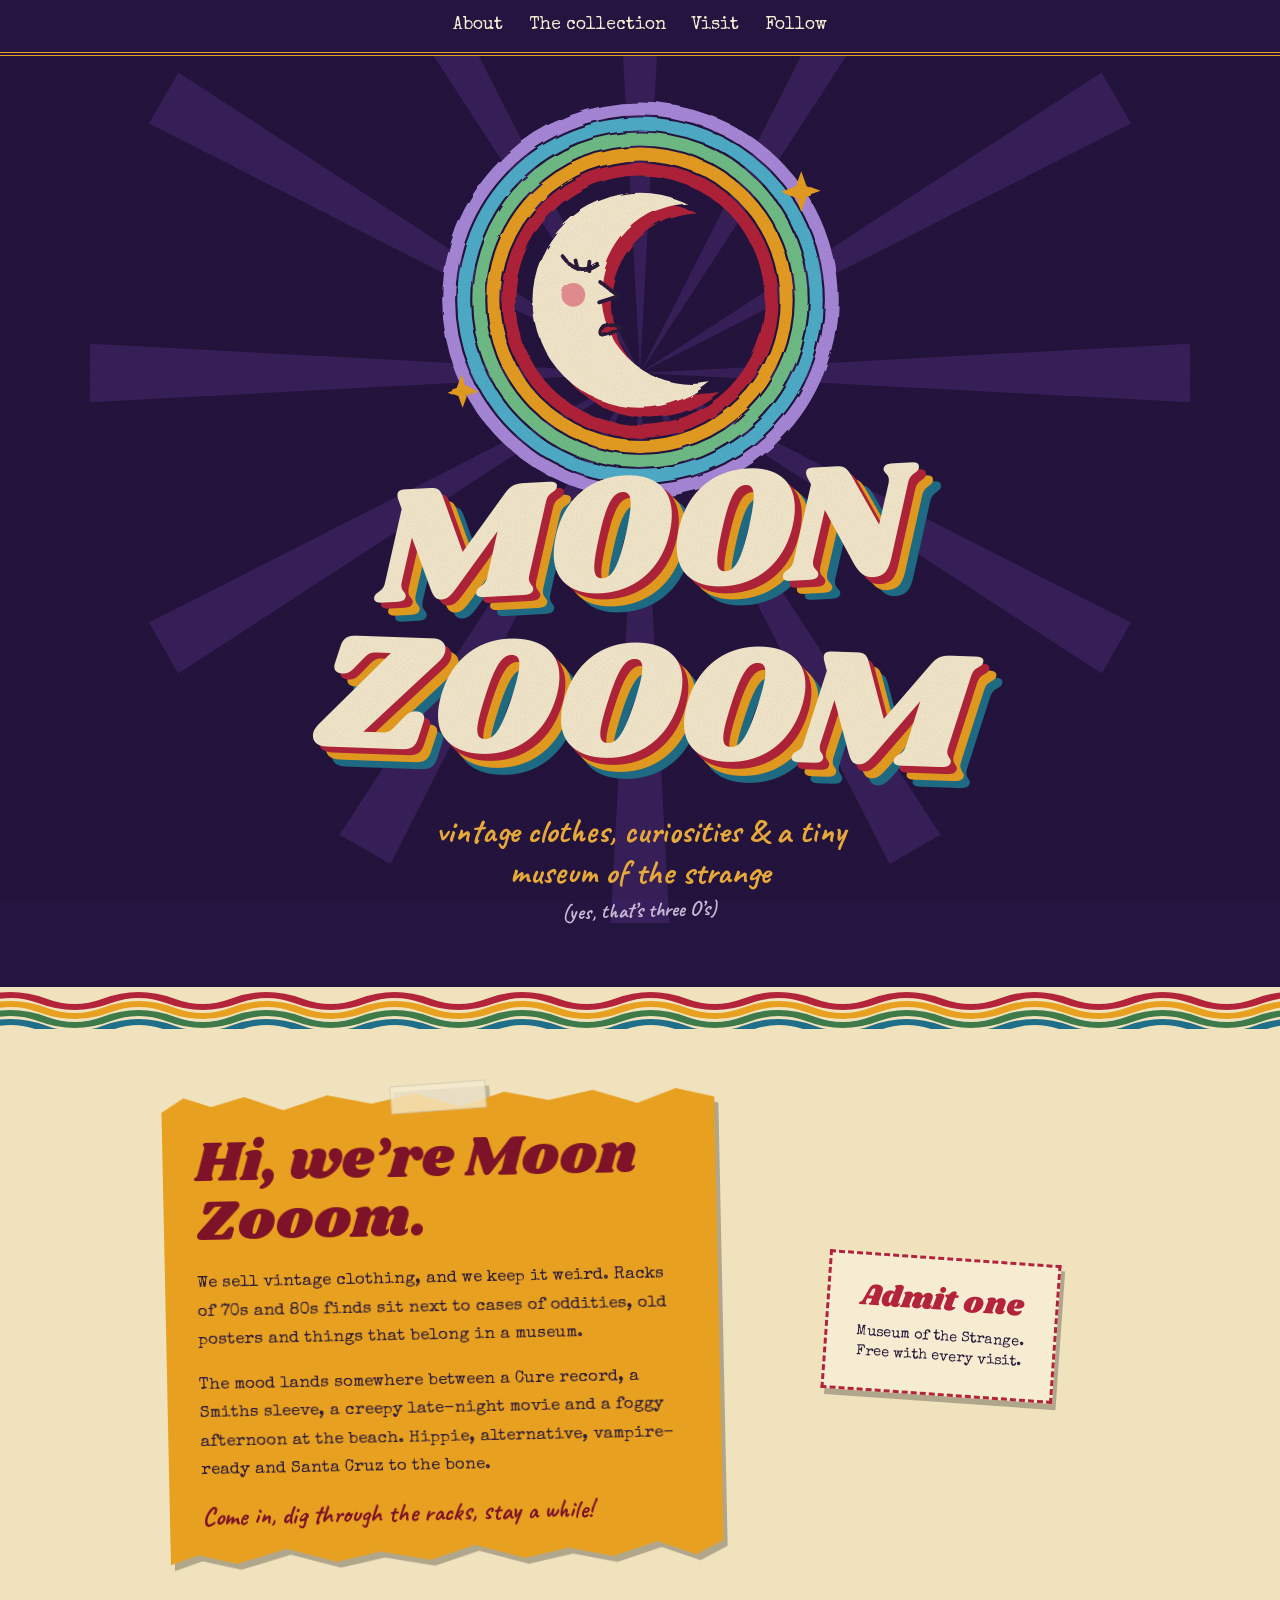
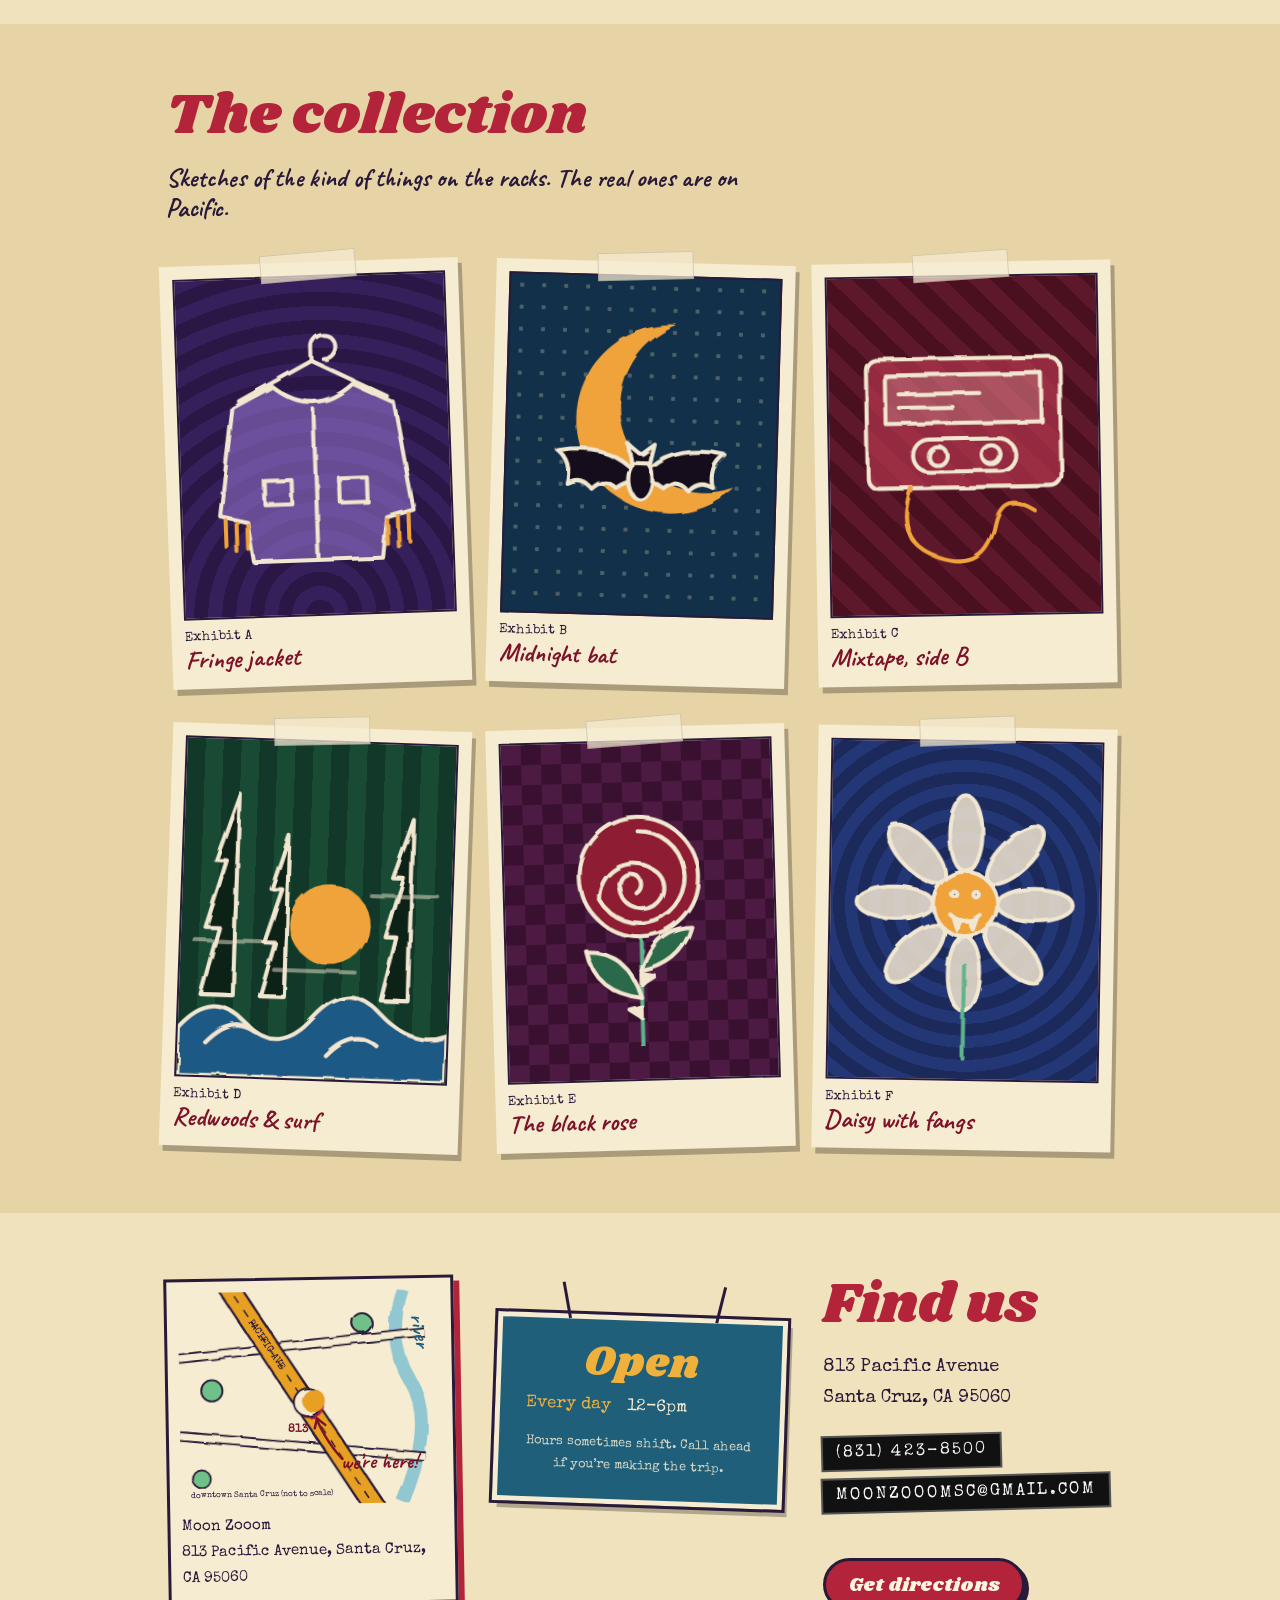
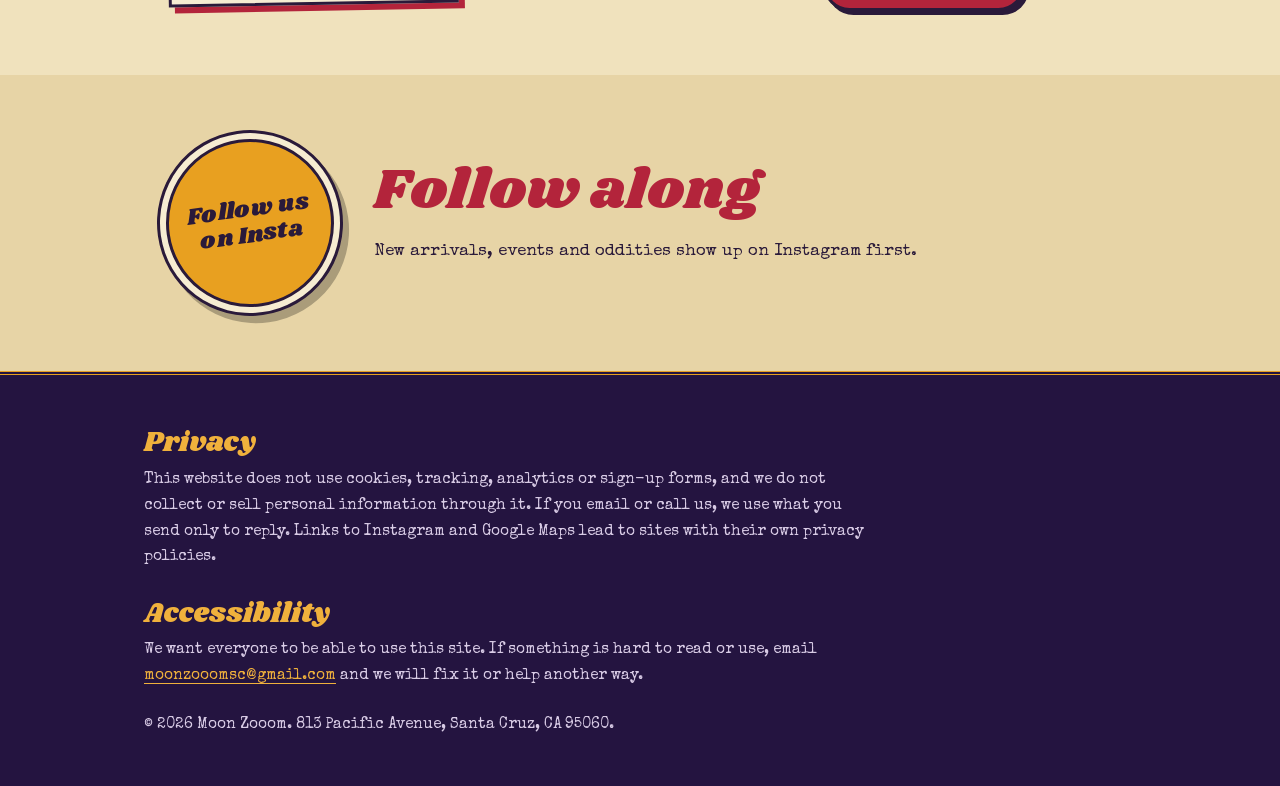
<file: index.html>
<!DOCTYPE html>
<html lang="en">
<head>
<meta charset="utf-8">
<meta name="viewport" content="width=device-width, initial-scale=1, viewport-fit=cover">
<title>MOON ZOOOM – Vintage Clothing, 813 Pacific Ave, Santa Cruz</title>
<meta name="description" content="Moon Zooom is a vintage clothing store and tiny museum of the strange at 813 Pacific Avenue in downtown Santa Cruz, California.">
<meta name="theme-color" content="#241440">
<meta property="og:title" content="MOON ZOOOM">
<meta property="og:description" content="Vintage clothes, curiosities, and a tiny museum of the strange at 813 Pacific Avenue, Santa Cruz.">
<meta property="og:type" content="website">
<meta property="og:locale" content="en_US">
<meta property="og:url" content="https://moon-zooom.vercel.app/">
<link rel="canonical" href="https://moon-zooom.vercel.app/">
<link rel="icon" href="/favicon.svg" type="image/svg+xml">
<link rel="stylesheet" href="/css/styles.css">
<script type="application/ld+json">
{
  "@context": "https://schema.org",
  "@type": "ClothingStore",
  "name": "Moon Zooom",
  "url": "https://moon-zooom.vercel.app/",
  "description": "Vintage clothing store and tiny museum of the strange in downtown Santa Cruz.",
  "telephone": "+1-831-423-8500",
  "email": "moonzooomsc@gmail.com",
  "address": {
    "@type": "PostalAddress",
    "streetAddress": "813 Pacific Avenue",
    "addressLocality": "Santa Cruz",
    "addressRegion": "CA",
    "postalCode": "95060",
    "addressCountry": "US"
  },
  "openingHours": "Mo-Su 12:00-18:00",
  "sameAs": "https://www.instagram.com/moonzooomsc/"
}
</script>
</head>
<body>
<svg width="0" height="0" style="position:absolute" aria-hidden="true" focusable="false"><filter id="wob" x="-5%" y="-5%" width="110%" height="110%"><feTurbulence type="fractalNoise" baseFrequency=".035" numOctaves="2" seed="4" result="n"/><feDisplacementMap in="SourceGraphic" in2="n" scale="5"/></filter><path id="w" d="M-10 10q15-12 30 0t30 0t30 0t30 0t30 0t30 0t30 0t30 0t30 0t30 0t30 0t30 0t30 0t30 0t30 0t30 0t30 0t30 0t30 0t30 0t30 0" fill="none" stroke-width="6"/></svg>
<a class="skip" href="#main">Skip to content</a>
<nav aria-label="Main"><a href="#about">About</a><a href="#collection">The collection</a><a href="#visit">Visit</a><a href="#follow">Follow</a></nav>

<header class="hero">
  <svg class="burst" viewBox="-300 -300 600 600" aria-hidden="true"><defs><path id="r" d="M0 0L-16 -300L16 -300Z"/></defs><g fill="#4a2a73"><use href="#r"/><use href="#r" transform="rotate(30)"/><use href="#r" transform="rotate(60)"/><use href="#r" transform="rotate(90)"/><use href="#r" transform="rotate(120)"/><use href="#r" transform="rotate(150)"/><use href="#r" transform="rotate(180)"/><use href="#r" transform="rotate(210)"/><use href="#r" transform="rotate(240)"/><use href="#r" transform="rotate(270)"/><use href="#r" transform="rotate(300)"/><use href="#r" transform="rotate(330)"/></g></svg>
  <svg class="moon" viewBox="-200 -190 400 380" role="img" aria-label="A smiling crescent moon face with a rainbow halo and stars">
    <defs><mask id="cm" maskUnits="userSpaceOnUse" x="-150" y="-150" width="300" height="300"><rect x="-150" y="-150" width="300" height="300" fill="#fff"/><circle cx="48" cy="-6" r="84" fill="#000"/></mask><g id="cres"><circle r="100" mask="url(#cm)"/></g></defs>
    <g filter="url(#wob)">
      <g fill="none" stroke-width="12"><circle r="122" style="stroke:#b3243b"/><circle r="136" style="stroke:#e8a020"/><circle r="150" style="stroke:#6fc08a"/><circle r="164" style="stroke:#4fb0cf"/><circle r="178" style="stroke:#a98ae0"/></g>
      <use href="#cres" fill="#b3243b" x="9" y="9"/><use href="#cres" fill="#f6ecd2"/>
      <g fill="none" stroke="#2a1a3a" stroke-width="3.5" stroke-linecap="round" stroke-linejoin="round"><path d="M-66 -34q12 10 26 0M-68 -36l-5 -6M-58 -29l-2 -8M-48 -28l1 -8"/><path d="M-38 -18l18 14-18 6" fill="#f6ecd2"/><path d="M-34 24q10 -4 16 1q-8 6 -16 8q-6 -2 0 -9z" fill="#b3243b"/></g>
      <circle cx="-62" cy="-5" r="11" fill="#e0566f" opacity=".6"/>
      <g fill="#e8a020"><path d="M150 -120l5 14 14 5-14 5-5 14-5-14-14-5 14-5z"/><path d="M-165 70l4 11 11 4-11 4-4 11-4-11-11-4 11-4z"/></g>
    </g>
  </svg>
  <h1><span>MOON</span><span>ZOOOM</span></h1>
  <p class="tag hand">vintage clothes, curiosities &amp; a tiny museum of the strange</p>
  <span class="aside hand">(yes, that’s three O’s)</span>
</header>
<svg class="wave" viewBox="0 0 600 42" preserveAspectRatio="none" aria-hidden="true"><use href="#w" y="4" style="stroke:var(--red)"/><use href="#w" y="13" style="stroke:var(--mus)"/><use href="#w" y="22" style="stroke:var(--grn)"/><use href="#w" y="31" style="stroke:var(--teal)"/></svg>

<main id="main">
<section class="wrap about" id="about">
  <div class="note"><div class="paper">
    <h2>Hi, we’re Moon Zooom.</h2>
    <p>We sell vintage clothing, and we keep it weird. Racks of 70s and 80s finds sit next to cases of oddities, old posters and things that belong in a museum.</p>
    <p>The mood lands somewhere between a Cure record, a Smiths sleeve, a creepy late-night movie and a foggy afternoon at the beach. Hippie, alternative, vampire-ready and Santa Cruz to the bone.</p>
    <p class="hand">Come in, dig through the racks, stay a while!</p>
  </div></div>
  <aside class="ticket"><b>Admit one</b><small>Museum of the Strange.<br>Free with every visit.</small></aside>
</section>

<div class="band"><section class="wrap" id="collection">
  <h2>The collection</h2>
  <p class="lede hand">Sketches of the kind of things on the racks. The real ones are on Pacific.</p>
  <div class="grid">
    <figure class="pol" style="--r:-2deg"><div class="art" style="background:repeating-radial-gradient(circle at 50% 100%,#2a1745 0 14px,#35205c 14px 28px)"><svg viewBox="0 0 200 250" role="img" aria-label="Drawing of a fringed vintage jacket on a hanger" fill="none" stroke="#f1e6d0" stroke-width="3" stroke-linejoin="round" stroke-linecap="round"><path d="M100 62v-10a9 9 0 1 1 9 9"/><path d="M100 62L45 90M100 62l55 28"/><path d="M70 80L40 95 28 175l20 5 4 30h96l4-30 20-5-12-80-30-15q-30 25-60 0z" fill="#9b78d4" fill-opacity=".55"/><path d="M100 98v112M62 150h20v18H62zM118 150h20v18h-20z"/><path d="M32 178v20M40 180v22M48 182v18M152 182v18M160 180v22M168 178v20" stroke="#f0a23b"/></svg></div><figcaption>Exhibit A<b>Fringe jacket</b></figcaption></figure>
    <figure class="pol" style="--r:1.6deg"><div class="art" style="background:radial-gradient(#f3e3b844 2px,transparent 2.5px) 0 0/22px 22px,#12304a"><svg viewBox="0 0 200 250" role="img" aria-label="Drawing of a bat flying in front of a crescent moon" fill="none" stroke="#f1e6d0" stroke-width="3" stroke-linejoin="round"><path d="M125 35a70 70 0 1 0 45 120a56 56 0 0 1-45-120z" fill="#f0a23b" stroke="none"/><g fill="#150f1c"><path d="M100 150q-20-28-62-20q12 9 8 25q10-6 18 3q9-9 18-1q8-6 18-7zM100 150q20-28 62-20q-12 9-8 25q-10-6-18 3q-9-9-18-1q-8-6-18-7z"/><ellipse cx="100" cy="150" rx="9" ry="15"/><path d="M93 138l-3-14 9 7h2l9-7-3 14z"/></g></svg></div><figcaption>Exhibit B<b>Midnight bat</b></figcaption></figure>
    <figure class="pol" style="--r:-1deg"><div class="art" style="background:repeating-linear-gradient(45deg,#4a1020 0 16px,#5e182b 16px 32px)"><svg viewBox="0 0 200 250" role="img" aria-label="Drawing of a cassette mixtape with tape unspooling" fill="none" stroke="#f1e6d0" stroke-width="3" stroke-linejoin="round" stroke-linecap="round"><rect x="28" y="60" width="144" height="96" rx="8" fill="#d0405a" fill-opacity=".55"/><rect x="42" y="72" width="116" height="36" fill="#f1e6d0" fill-opacity=".2"/><path d="M52 86h60M52 96h40"/><rect x="62" y="120" width="76" height="24" rx="12"/><circle cx="80" cy="132" r="7"/><circle cx="120" cy="132" r="7"/><path d="M60 156q-14 40 20 52t42-24q6-26 30-10" stroke="#f0a23b"/></svg></div><figcaption>Exhibit C<b>Mixtape, side B</b></figcaption></figure>
    <figure class="pol" style="--r:2deg"><div class="art" style="background:repeating-linear-gradient(90deg,#12382a 0 18px,#184a34 18px 36px)"><svg viewBox="0 0 200 250" role="img" aria-label="Drawing of redwood trees above an ocean wave with a low sun" fill="none" stroke="#f1e6d0" stroke-width="3" stroke-linejoin="round" stroke-linecap="round"><circle cx="110" cy="135" r="30" fill="#f0a23b" stroke="none"/><path d="M40 190V40l-16 50h8l-14 50h10l-12 50zM78 190V70l-12 40h8l-12 40h8l-10 40z" fill="#0a2019"/><path d="M170 190V55l-14 44h8l-12 44h8l-10 47z" fill="#0a2019"/><path d="M10 150h50M140 112h50M70 170h60" opacity=".5"/><path d="M0 215q25-30 50-5t50-5 50-5 50 15V250H0z" fill="#1f5a85"/><path d="M20 225q20-22 38-8M110 232q20-22 38-8"/></svg></div><figcaption>Exhibit D<b>Redwoods &amp; surf</b></figcaption></figure>
    <figure class="pol" style="--r:-1.6deg"><div class="art" style="background:conic-gradient(#3a1030 25%,#4c1a42 0 50%,#3a1030 0 75%,#4c1a42 0) 0 0/40px 40px"><svg viewBox="0 0 200 250" role="img" aria-label="Drawing of a red rose with thorns and leaves" fill="none" stroke="#f1e6d0" stroke-width="3" stroke-linejoin="round" stroke-linecap="round"><path d="M100 140V225" stroke="#5fb58a"/><path d="M100 190q-35-5-40-35 30 0 40 35zM100 170q30-5 38-32-28 0-38 32z" fill="#2c6a4c"/><path d="M100 205l-9-6 9-2zM100 180l10-6-10-2z" fill="#f1e6d0"/><circle cx="100" cy="100" r="44" fill="#8e1b32"/><path d="M100 66a34 34 0 1 1-30 50a26 26 0 0 1 40-22a16 16 0 1 1-24 14a8 8 0 1 1 12 4"/></svg></div><figcaption>Exhibit E<b>The black rose</b></figcaption></figure>
    <figure class="pol" style="--r:1deg"><div class="art" style="background:repeating-radial-gradient(circle at 50% 48%,#1b2a5a 0 12px,#233675 12px 24px)"><svg viewBox="0 0 200 250" role="img" aria-label="Drawing of a daisy with a smiling face and small fangs" fill="none" stroke="#f1e6d0" stroke-width="3" stroke-linejoin="round" stroke-linecap="round"><defs><ellipse id="p" cx="100" cy="68" rx="12" ry="28" fill="#f1e6d0" fill-opacity=".85"/></defs><use href="#p"/><use href="#p" transform="rotate(45 100 120)"/><use href="#p" transform="rotate(90 100 120)"/><use href="#p" transform="rotate(135 100 120)"/><use href="#p" transform="rotate(180 100 120)"/><use href="#p" transform="rotate(225 100 120)"/><use href="#p" transform="rotate(270 100 120)"/><use href="#p" transform="rotate(315 100 120)"/><circle cx="100" cy="120" r="24" fill="#f0a23b"/><path d="M89 128q11 9 22 0"/><path d="M91 130l3 9 3-7M109 130l-3 9-3-7" fill="#f1e6d0"/><circle cx="92" cy="113" r="2" fill="#150f1c"/><circle cx="108" cy="113" r="2" fill="#150f1c"/><path d="M100 165v70" stroke="#5fb58a"/></svg></div><figcaption>Exhibit F<b>Daisy with fangs</b></figcaption></figure>
  </div>
</section></div>

<section class="wrap" id="visit">
  <div class="visit">
    <div class="mapcard">
      <svg viewBox="0 0 320 260" role="img" aria-label="Hand-drawn map of Pacific Avenue with a crescent moon marking 813">
        <g filter="url(#wob)">
          <rect width="320" height="260" fill="#f6ecd2"/>
          <path d="M275 0q-22 60 8 112t-12 148" stroke="#4fb0cf" stroke-width="16" fill="none" opacity=".6"/>
          <path d="M0 80L300 52M0 175L300 205" stroke="#2a1a3a" stroke-width="13" fill="none"/><path d="M0 80L300 52M0 175L300 205" stroke="#f6ecd2" stroke-width="8" fill="none"/>
          <path d="M60 -10L240 270" stroke="#2a1a3a" stroke-width="28" fill="none"/><path d="M60 -10L240 270" stroke="#e8a020" stroke-width="22" fill="none"/><path d="M60 -10L240 270" stroke="#2a1a3a" stroke-width="2" stroke-dasharray="10 9" fill="none"/>
          <g fill="#6fc08a" stroke="#2a1a3a" stroke-width="2.5"><circle cx="40" cy="120" r="13"/><circle cx="26" cy="228" r="11"/><circle cx="225" cy="40" r="12"/></g>
          <g transform="translate(157 136)"><circle r="17" fill="#b3243b" cx="3" cy="3"/><circle r="17" fill="#f6ecd2" stroke="#2a1a3a" stroke-width="2.5"/><circle cx="7" cy="-2" r="14" fill="#e8a020"/></g>
        </g>
        <text transform="translate(86 36) rotate(57)" font-size="12" fill="#2a1a3a">PACIFIC AVE</text>
        <text x="132" y="172" font-size="14" fill="#7d1228" font-weight="bold">813</text>
        <text class="hand" x="196" y="218" font-size="25" fill="#7d1228">we’re here!</text>
        <path d="M198 206q-18-20-30-48" stroke="#7d1228" stroke-width="3" fill="none" stroke-linecap="round"/><path d="M165 168l3-12 10 8" stroke="#7d1228" stroke-width="3" fill="none" stroke-linecap="round"/>
        <text class="hand" x="284" y="32" font-size="18" fill="#1f5f7a" transform="rotate(80 284 32)">river</text>
        <text x="12" y="250" font-size="10" fill="#2a1a3a">downtown Santa Cruz (not to scale)</text>
      </svg>
      <p>Moon Zooom<br>813 Pacific Avenue, Santa Cruz, CA 95060</p>
    </div>
    <div>
      <div class="sign"><b>Open</b><dl><dt>Every day</dt><dd>12–6pm</dd></dl><small>Hours sometimes shift. Call ahead if you’re making the trip.</small></div>
    </div>
    <div>
      <h2>Find us</h2>
      <address>813 Pacific Avenue<br>Santa Cruz, CA 95060</address>
      <div class="dymo"><a href="tel:+18314238500">(831) 423-8500</a><br><a href="mailto:moonzooomsc@gmail.com">MOONZOOOMSC@GMAIL.COM</a></div><br>
      <a class="btn" href="https://www.google.com/maps/search/?api=1&amp;query=813+Pacific+Avenue+Santa+Cruz+CA+95060" rel="noopener noreferrer">Get directions</a>
    </div>
  </div>
</section>

<div class="band"><section class="wrap follow" id="follow">
  <a class="sticker" href="https://www.instagram.com/moonzooomsc/" rel="noopener noreferrer">Follow us on Insta</a>
  <div><h2>Follow along</h2><p>New arrivals, events and oddities show up on Instagram first.</p></div>
</section></div>
</main>

<footer>
  <div class="in">
    <div><h3>Privacy</h3><p>This website does not use cookies, tracking, analytics or sign-up forms, and we do not collect or sell personal information through it. If you email or call us, we use what you send only to reply. Links to Instagram and Google Maps lead to sites with their own privacy policies.</p></div>
    <div><h3>Accessibility</h3><p>We want everyone to be able to use this site. If something is hard to read or use, email <a href="mailto:moonzooomsc@gmail.com">moonzooomsc@gmail.com</a> and we will fix it or help another way.</p></div>
    <p>© 2026 Moon Zooom. 813 Pacific Avenue, Santa Cruz, CA 95060.</p>
  </div>
</footer>
</body>
</html>
</file>
<file: css/styles.css>
@font-face {
  font-family: "Caveat";
  font-style: normal;
  font-weight: 700;
  font-display: swap;
  src: url("../fonts/caveat-700-latin.woff2") format("woff2");
}

@font-face {
  font-family: "Shrikhand";
  font-style: normal;
  font-weight: 400;
  font-display: swap;
  src: url("../fonts/shrikhand-400-latin.woff2") format("woff2");
}

@font-face {
  font-family: "Special Elite";
  font-style: normal;
  font-weight: 400;
  font-display: swap;
  src: url("../fonts/special-elite-400-latin.woff2") format("woff2");
}

:root {
  --paper: #f0e2bd;
  --ink: #2a1a3a;
  --red: #b3243b;
  --mus: #e8a020;
  --teal: #1f6f8b;
  --pur: #6a3d9a;
  --grn: #3f7a4a;
  --cream: #f6ecd2;
  --card: #e7d4a6;
  --night: #241440;
  color-scheme: light;
  box-sizing: border-box;
  padding-top: env(safe-area-inset-top, 0px);
  padding-bottom: env(safe-area-inset-bottom, 0px);
}

@media (prefers-color-scheme: dark) {
  :root:not([data-theme="light"]) {
    --paper: #1c1230;
    --ink: #f3e3b8;
    --red: #e0566f;
    --mus: #f0b13c;
    --teal: #4fb0cf;
    --pur: #a98ae0;
    --grn: #6fc08a;
    --card: #2a1c45;
    color-scheme: dark;
  }
}

:root[data-theme="dark"] {
  --paper: #1c1230;
  --ink: #f3e3b8;
  --red: #e0566f;
  --mus: #f0b13c;
  --teal: #4fb0cf;
  --pur: #a98ae0;
  --grn: #6fc08a;
  --card: #2a1c45;
  color-scheme: dark;
}

html {
  scroll-padding-top: calc(env(safe-area-inset-top, 0px) + 3.5rem);
  scroll-behavior: smooth;
}

*,
*::before,
*::after {
  box-sizing: border-box;
}

body {
  margin: 0;
  background: var(--paper);
  color: var(--ink);
  font: 400 1.05rem/1.7 "Special Elite", Georgia, serif;
}

body::before {
  content: "";
  position: fixed;
  inset: 0;
  z-index: 50;
  pointer-events: none;
  opacity: 0.3;
  mix-blend-mode: multiply;
  background: url("data:image/svg+xml,%3Csvg xmlns='http://www.w3.org/2000/svg' width='200' height='200'%3E%3Cfilter id='n'%3E%3CfeTurbulence type='fractalNoise' baseFrequency='.8' numOctaves='2' stitchTiles='stitch'/%3E%3CfeColorMatrix values='0 0 0 0 .35 0 0 0 0 .25 0 0 0 0 .15 0 0 0 .7 0'/%3E%3C/filter%3E%3Crect width='100%25' height='100%25' filter='url(%23n)'/%3E%3C/svg%3E");
}

h1,
h2 {
  font-family: Shrikhand, Georgia, serif;
  font-weight: 400;
  margin: 0;
}

h2 {
  font-size: clamp(2.2rem, 6vw, 3.5rem);
  line-height: 1.05;
  color: var(--red);
  margin-bottom: 1rem;
}

.hand {
  font-family: Caveat, cursive;
  font-weight: 700;
  font-size: 1.6rem;
  line-height: 1.2;
}

a {
  text-underline-offset: 4px;
}

a:focus-visible {
  outline: 3px solid var(--mus);
  outline-offset: 3px;
}

.skip {
  position: absolute;
  left: -999px;
  top: 0;
  background: var(--mus);
  color: var(--night);
  padding: 0.6rem 1rem;
  z-index: 99;
}

.skip:focus {
  left: 0;
}

nav {
  position: sticky;
  top: env(safe-area-inset-top, 0px);
  z-index: 60;
  display: flex;
  gap: 0.4rem 1.6rem;
  justify-content: center;
  flex-wrap: wrap;
  padding: 0.7rem 1rem;
  background: var(--night);
  color: var(--cream);
  border-bottom: 4px double var(--mus);
}

nav a {
  color: inherit;
  text-decoration: none;
  font-size: 1.1rem;
}

nav a:hover,
nav a:focus-visible {
  color: var(--mus);
}

.hero {
  position: relative;
  isolation: isolate;
  overflow: hidden;
  background: var(--night);
  color: var(--cream);
  text-align: center;
  padding: 2.5rem 1rem 4rem;
}

.burst {
  position: absolute;
  left: 50%;
  top: 34%;
  width: min(1100px, 210vw);
  translate: -50% -50%;
  z-index: -1;
  opacity: 0.55;
}

.moon {
  display: block;
  width: min(430px, 80vw);
  margin: 0 auto -2.6rem;
  position: relative;
}

.hero h1 {
  font-size: clamp(4rem, 17vw, 10.5rem);
  line-height: 0.92;
  position: relative;
}

.hero h1 span {
  display: block;
  text-shadow:
    0.04em 0.04em 0 var(--red),
    0.08em 0.08em 0 var(--mus),
    0.12em 0.12em 0 var(--teal);
}

.hero h1 span:first-child {
  transform: rotate(-3deg);
}

.hero h1 span:last-child {
  transform: rotate(2deg);
  margin-top: 0.08em;
}

.tag {
  color: #f0b13c;
  font-size: clamp(1.5rem, 4vw, 2.1rem);
  margin: 1.6rem auto 0;
  max-width: 30rem;
}

.aside {
  color: #cbb8d6;
  font-size: 1.3rem;
  transform: rotate(-2deg);
  display: block;
  margin-top: 0.4rem;
}

.wave {
  display: block;
  width: 100%;
  height: 42px;
}

.wrap {
  max-width: 62rem;
  margin: 0 auto;
  padding: 4rem 1.4rem;
}

.about {
  display: grid;
  grid-template-columns: minmax(0, 1.6fr) minmax(0, 1fr);
  gap: 3rem;
  align-items: center;
}

.note {
  position: relative;
  filter: drop-shadow(4px 6px 0 #0004);
  transform: rotate(-1.2deg);
}

.paper {
  background: #e8a020;
  color: #2a1a3a;
  padding: 2.4rem 2rem 2rem;
  clip-path: polygon(
    0 3%,
    4% 0,
    9% 2%,
    15% 0,
    22% 3%,
    30% 0,
    38% 2%,
    46% 0,
    54% 3%,
    62% 0,
    70% 2%,
    78% 0,
    86% 3%,
    93% 0,
    100% 2%,
    100% 97%,
    95% 100%,
    88% 97%,
    80% 100%,
    72% 98%,
    64% 100%,
    55% 97%,
    47% 100%,
    38% 98%,
    30% 100%,
    21% 97%,
    12% 100%,
    5% 98%,
    0 100%
  );
}

.paper h2,
.paper .hand {
  color: #7d1228;
}

.paper p {
  margin: 0 0 1rem;
}

.paper .hand {
  margin: 0;
}

.note::before,
.pol::before {
  content: "";
  position: absolute;
  top: -10px;
  left: 50%;
  width: 96px;
  height: 28px;
  margin-left: -48px;
  background: #f6ecd2bb;
  border: 1px solid #0002;
  transform: rotate(-3deg);
  z-index: 2;
}

.ticket {
  justify-self: center;
  transform: rotate(4deg);
  background: var(--cream);
  color: #2a1a3a;
  border: 3px dashed #b3243b;
  padding: 1.6rem 1.8rem;
  text-align: center;
  max-width: 15rem;
  box-shadow: 4px 6px 0 #0004;
}

.ticket b {
  display: block;
  font: 400 1.9rem/1 Shrikhand, serif;
  color: #b3243b;
}

.ticket small {
  display: block;
  margin-top: 0.7rem;
  font-size: 0.9rem;
  line-height: 1.4;
}

.band {
  background: var(--card);
}

.lede {
  max-width: 36rem;
  margin: 0;
}

.grid {
  display: grid;
  grid-template-columns: repeat(auto-fit, minmax(220px, 1fr));
  gap: 2.6rem 1.6rem;
  margin-top: 2.4rem;
}

.pol {
  position: relative;
  margin: 0;
  padding: 0.8rem 0.8rem 0.9rem;
  background: var(--cream);
  color: #2a1a3a;
  box-shadow: 4px 6px 0 #0004;
  transform: rotate(var(--r, 0deg));
}

.art {
  aspect-ratio: 4 / 5;
  overflow: hidden;
  border: 2px solid #2a1a3a;
}

.art svg {
  display: block;
  width: 100%;
  height: 100%;
  filter: url("#wob");
}

.pol figcaption {
  padding-top: 0.6rem;
  font-size: 0.82rem;
  line-height: 1.25;
}

.pol b {
  display: block;
  font: 700 1.6rem/1.1 Caveat, cursive;
  color: #7d1228;
}

.visit {
  display: grid;
  grid-template-columns: repeat(auto-fit, minmax(270px, 1fr));
  gap: 3rem 2.4rem;
  align-items: start;
}

.mapcard {
  background: var(--cream);
  color: #2a1a3a;
  border: 3px solid #2a1a3a;
  box-shadow: 6px 6px 0 var(--red);
  padding: 0.7rem;
  transform: rotate(-1deg);
}

.mapcard svg {
  display: block;
  width: 100%;
  height: auto;
}

.mapcard text {
  font-family: "Special Elite", monospace;
}

.mapcard .hand {
  font-family: Caveat, cursive;
  font-weight: 700;
}

.mapcard p {
  margin: 0.6rem 0 0;
  font-size: 0.95rem;
}

.sign {
  position: relative;
  margin-top: 2.4rem;
  background: #1f5f7a;
  color: var(--cream);
  border: 5px solid var(--cream);
  outline: 3px solid #2a1a3a;
  padding: 1.4rem 1.6rem;
  text-align: center;
  transform: rotate(2deg);
  box-shadow: 5px 7px 0 #0004;
}

.sign::before,
.sign::after {
  content: "";
  position: absolute;
  top: -2.3rem;
  width: 3px;
  height: 2.3rem;
  background: #2a1a3a;
}

.sign::before {
  left: 22%;
  rotate: -12deg;
}

.sign::after {
  right: 22%;
  rotate: 12deg;
}

.sign b {
  display: block;
  font: 400 2.6rem/1 Shrikhand, serif;
  color: #f0b13c;
  margin-bottom: 0.5rem;
}

dl {
  margin: 0;
  display: grid;
  grid-template-columns: auto 1fr;
  gap: 0.2rem 1rem;
  text-align: left;
}

dt {
  color: #f0b13c;
}

dd {
  margin: 0;
}

.sign small {
  display: block;
  margin-top: 0.8rem;
  opacity: 0.85;
  font-size: 0.8rem;
}

address {
  font-style: normal;
  font-size: 1.15rem;
  margin-bottom: 1rem;
}

.dymo a {
  display: inline-block;
  margin: 0.3rem 0;
  padding: 0.1rem 0.8rem;
  background: #111;
  color: #f6f6f6;
  letter-spacing: 0.12em;
  text-decoration: none;
  box-shadow: 0 0 0 2px #555;
  transform: rotate(-1.5deg);
}

.dymo a:hover {
  background: #b3243b;
}

.btn {
  display: inline-block;
  margin-top: 1rem;
  padding: 0.6rem 1.4rem;
  background: #b3243b;
  color: #fff6e0;
  font: 400 1.2rem Shrikhand, serif;
  text-decoration: none;
  border: 3px solid #2a1a3a;
  border-radius: 999px;
  box-shadow: 4px 4px 0 #2a1a3a;
}

.btn:hover {
  translate: 2px 2px;
  box-shadow: 2px 2px 0 #2a1a3a;
}

.follow {
  display: flex;
  gap: 2.5rem;
  align-items: center;
  flex-wrap: wrap;
}

.sticker {
  display: grid;
  place-items: center;
  width: 10.5rem;
  height: 10.5rem;
  padding: 1rem;
  text-align: center;
  border-radius: 50%;
  background: #e8a020;
  color: #2a1a3a;
  font: 400 1.45rem/1.1 Shrikhand, serif;
  text-decoration: none;
  border: 3px solid #2a1a3a;
  box-shadow:
    0 0 0 6px var(--cream),
    0 0 0 9px #2a1a3a,
    5px 8px 0 9px #0004;
  transform: rotate(-8deg);
}

.sticker:hover {
  background: #f0b13c;
}

footer {
  background: var(--night);
  color: #d9cce6;
  padding: 3rem 1.4rem;
  font-size: 0.95rem;
  border-top: 4px double var(--mus);
}

footer .in {
  max-width: 62rem;
  margin: 0 auto;
  display: grid;
  gap: 1.4rem;
}

footer h3 {
  margin: 0 0 0.3rem;
  font: 400 1.7rem Shrikhand, serif;
  color: #f0b13c;
}

footer p {
  margin: 0;
  max-width: 46rem;
}

footer a {
  color: #f0b13c;
}

.lost {
  min-height: 100vh;
  display: grid;
  place-items: center;
  text-align: center;
  padding: 2rem 1.2rem;
}

.lost h1 {
  font-size: clamp(3.4rem, 12vw, 7rem);
  line-height: 0.9;
  color: var(--red);
}

@media (max-width: 760px) {
  .about {
    grid-template-columns: 1fr;
  }
}

@media (prefers-reduced-motion: no-preference) {
  .burst {
    animation: spin 140s linear infinite;
  }

  @keyframes spin {
    to {
      rotate: 360deg;
    }
  }
}

@media (prefers-reduced-motion: reduce) {
  html {
    scroll-behavior: auto;
  }
}
</file>
